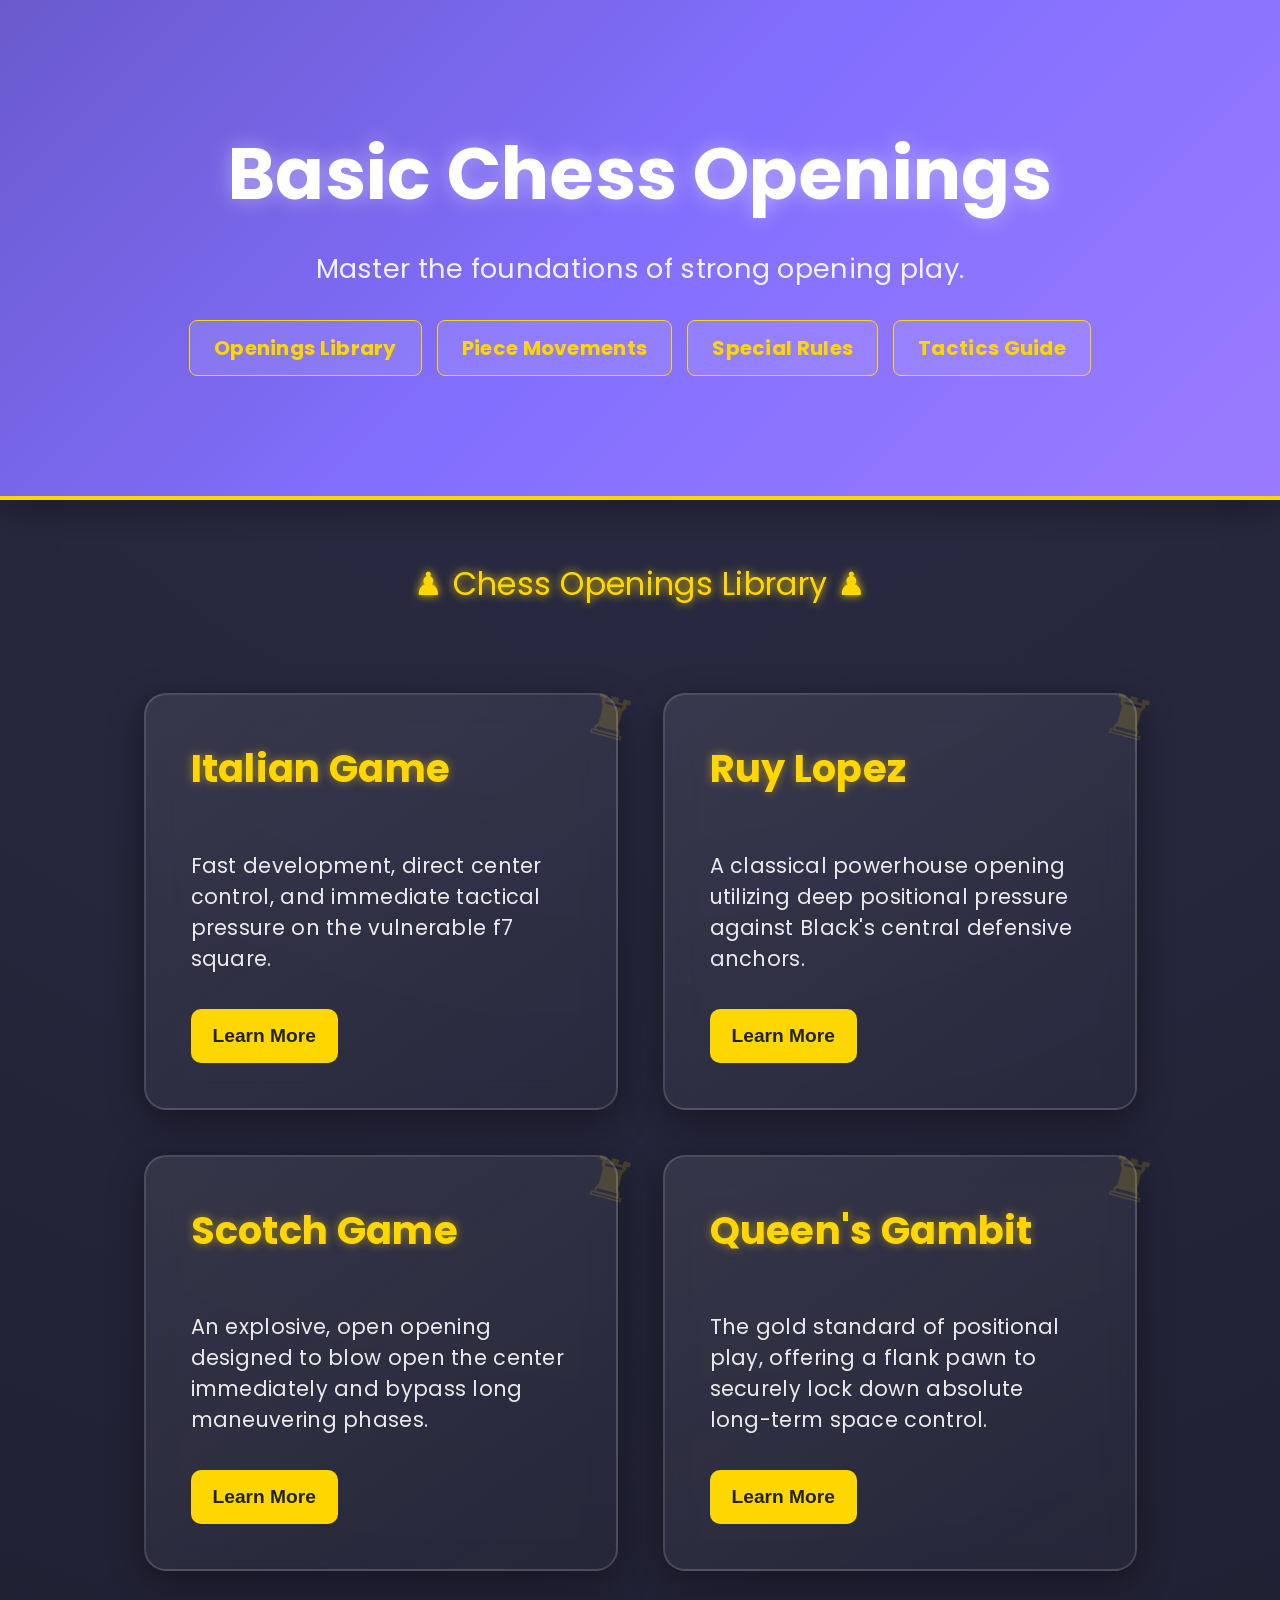
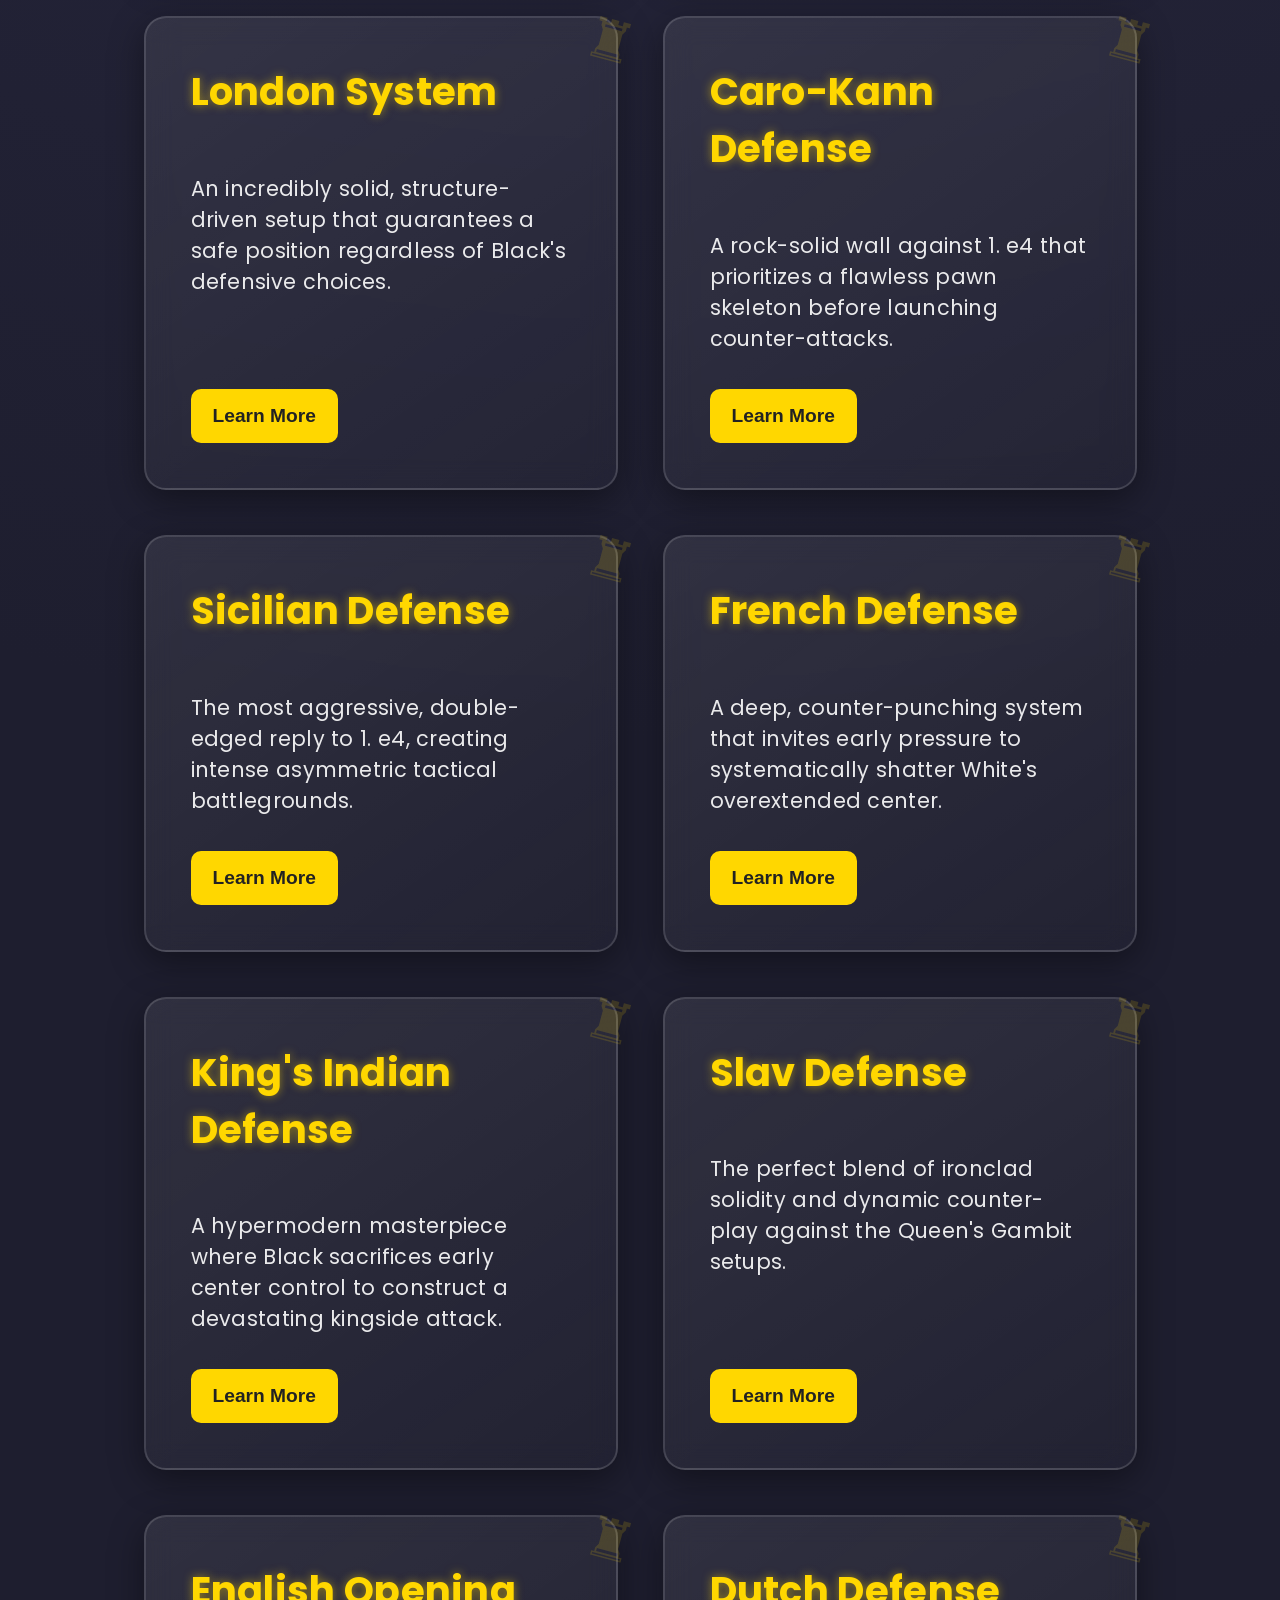
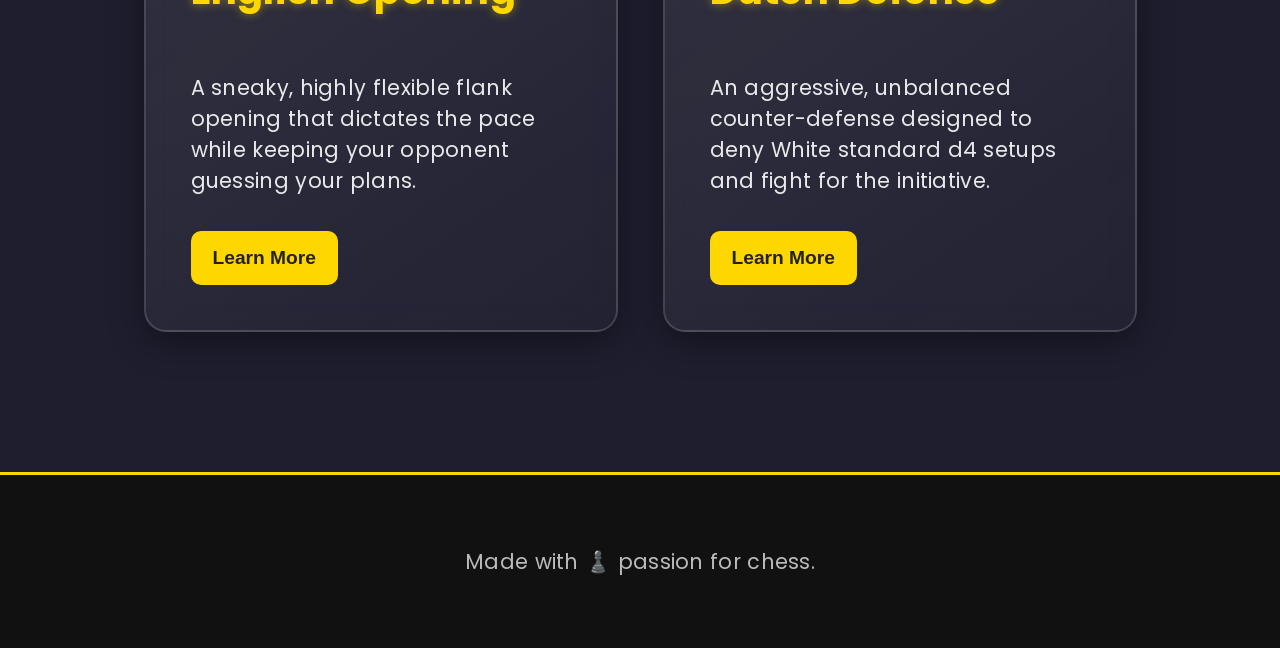
<file: index.html>
<!DOCTYPE html>
<html lang="en">
<head>
    <meta charset="UTF-8">
    <meta name="viewport" content="width=device-width, initial-scale=1.0">
    <title>Chess Openings Library</title>
    <link href="https://fonts.googleapis.com/css2?family=Poppins:wght@400;600;700&display=swap" rel="stylesheet">
    <link rel="stylesheet" href="style.css">
</head>
<body>

    <header>
    <h1>Basic Chess Openings</h1>
    <p>Master the foundations of strong opening play.</p>
    <br>
    <div style="display: flex; gap: 15px; justify-content: center;">
        <a href="index.html" class="nav-btn">Openings Library</a>
        <a href="pieces.html" class="nav-btn">Piece Movements</a>
        <a href="rules.html" class="nav-btn">Special Rules</a>
        <a href="tactics.html" class="nav-btn">Tactics Guide</a>
    </div>
    </header>

    <section class="openings">

        <div class="opening-card">
            <h2>Italian Game</h2>
            <p class="short">Fast development, direct center control, and immediate tactical pressure on the vulnerable f7 square.</p>
            <button onclick="toggleInfo('italian')">Learn More</button>
            <div id="italian" class="more-info">
                <p><strong>Theory:</strong> 1. e4 e5 2. Nf3 Nc6 3. Bc4</p>
                <p><strong>Strategic Focus:</strong> White fights for the center while aiming the light-squared bishop directly at Black's weakest spot before castling.</p>
                <p><strong>Middlegame Plans:</strong> Prepare the c3 and d4 pawn push to dominate the center, or launch sharp tactical lines like the Fried Liver Attack if Black slips up.</p>
                <p><strong>Pro Tip:</strong> Keep an eye on the e5 pawn; undermining Black's central anchor is often the key to cracking their defense open.</p>
            </div>
        </div>

        <div class="opening-card">
            <h2>Ruy Lopez</h2>
            <p class="short">A classical powerhouse opening utilizing deep positional pressure against Black's central defensive anchors.</p>
            <button onclick="toggleInfo('ruy')">Learn More</button>
            <div id="ruy" class="more-info">
                <p><strong>Theory:</strong> 1. e4 e5 2. Nf3 Nc6 3. Bb5</p>
                <p><strong>Strategic Focus:</strong> White immediately challenges the knight protecting the e5 square, creating long-term structural tension.</p>
                <p><strong>Middlegame Plans:</strong> Secure the queenside space, maneuver the text-book king's knight from b1-d2-f1-g3, and eventually strike with d4.</p>
                <p><strong>Pro Tip:</strong> Do not rush to capture the c6 knight; the *threat* of the capture is often far more powerful than the capture itself.</p>
            </div>
        </div>

        <div class="opening-card">
            <h2>Scotch Game</h2>
            <p class="short">An explosive, open opening designed to blow open the center immediately and bypass long maneuvering phases.</p>
            <button onclick="toggleInfo('scotch')">Learn More</button>
            <div id="scotch" class="more-info">
                <p><strong>Theory:</strong> 1. e4 e5 2. Nf3 Nc6 3. d4</p>
                <p><strong>Strategic Focus:</strong> Forces immediate tactical calculations by liquidating the central e-pawns on move three, opening lines for pieces.</p>
                <p><strong>Middlegame Plans:</strong> Utilize the open board for rapid development, target Black's uncastled king, and claim a space advantage on the d-file.</p>
                <p><strong>Pro Tip:</strong> This opening often leads to heavy tactical calculation. Double-check your piece exchanges, as lines can open up in a single move.</p>
            </div>
        </div>

        <div class="opening-card">
            <h2>Queen's Gambit</h2>
            <p class="short">The gold standard of positional play, offering a flank pawn to securely lock down absolute long-term space control.</p>
            <button onclick="toggleInfo('qg')">Learn More</button>
            <div id="qg" class="more-info">
                <p><strong>Theory:</strong> 1. d4 d5 2. c4</p>
                <p><strong>Strategic Focus:</strong> White temporarily sacrifices a side pawn to lure Black’s d5 pawn away, aiming to take undisputed control of the e4 square.</p>
                <p><strong>Middlegame Plans:</strong> Develop harmoniously behind your central pawns, expand on the queenside, and launch a minority pawn attack to weaken Black's structure.</p>
                <p><strong>Pro Tip:</strong> If Black accepts the gambit, do not panic trying to grab the pawn back right away. Their structure will crumble if they try too hard to protect it.</p>
            </div>
        </div>

        <div class="opening-card">
            <h2>London System</h2>
            <p class="short">An incredibly solid, structure-driven setup that guarantees a safe position regardless of Black's defensive choices.</p>
            <button onclick="toggleInfo('london')">Learn More</button>
            <div id="london" class="more-info">
                <p><strong>Theory:</strong> 1. d4 followed by Nf3, Bf4, e3, c3, and h3</p>
                <p><strong>Strategic Focus:</strong> White constructs an impenetrable "pawn pyramid" centered on d4, securing the dark-squared bishop outside the pawn chain.</p>
                <p><strong>Middlegame Plans:</strong> Anchor a powerhouse knight on the e5 outpost, swing the queen over to the kingside, and gear up for a direct attack on Black's castle.</p>
                <p><strong>Pro Tip:</strong> Play the preemptive h3 move early on to give your key dark-squared bishop a safe retreat square on h2 if it gets hunted by Black's pieces.</p>
            </div>
        </div>

        <div class="opening-card">
            <h2>Caro-Kann Defense</h2>
            <p class="short">A rock-solid wall against 1. e4 that prioritizes a flawless pawn skeleton before launching counter-attacks.</p>
            <button onclick="toggleInfo('caro')">Learn More</button>
            <div id="caro" class="more-info">
                <p><strong>Theory:</strong> 1. e4 c6 2. d4 d5</p>
                <p><strong>Strategic Focus:</strong> Black supports the central d5 strike using a c-pawn, keeping the light-squared bishop completely free to develop safely.</p>
                <p><strong>Middlegame Plans:</strong> Trade off White's active pieces, lock down an endgame advantage, and chip away at White's central space with a well-timed c5 break.</p>
                <p><strong>Pro Tip:</strong> This opening requires patience. Guard your structural integrity and wait for White to overextend their pawns trying to attack you.</p>
            </div>
        </div>

        <div class="opening-card">
            <h2>Sicilian Defense</h2>
            <p class="short">The most aggressive, double-edged reply to 1. e4, creating intense asymmetric tactical battlegrounds.</p>
            <button onclick="toggleInfo('sicilian')">Learn More</button>
            <div id="sicilian" class="more-info">
                <p><strong>Theory:</strong> 1. e4 c5</p>
                <p><strong>Strategic Focus:</strong> Black fights for the center from the flank, trading a side pawn for White's center d-pawn to gain open files for the rooks.</p>
                <p><strong>Middlegame Plans:</strong> Launch a rapid pawn storm down the semi-open c-file, utilize queenside space, and strike back fiercely in the center with d5.</p>
                <p><strong>Pro Tip:</strong> This opening demands razor-sharp precision. One slow or passive move can instantly turn a strategic game into a mating attack for your opponent.</p>
            </div>
        </div>

        <div class="opening-card">
            <h2>French Defense</h2>
            <p class="short">A deep, counter-punching system that invites early pressure to systematically shatter White's overextended center.</p>
            <button onclick="toggleInfo('french')">Learn More</button>
            <div id="french" class="more-info">
                <p><strong>Theory:</strong> 1. e4 e6 2. d4 d5</p>
                <p><strong>Strategic Focus:</strong> Black builds a sturdy defensive diagonal, accepting a temporarily restricted light-squared bishop to gain an unshakeable central shield.</p>
                <p><strong>Middlegame Plans:</strong> Unleash immediate pawn counter-strikes on the c5 and f6 squares to relentlessly attack the foundation of White's d4-e5 pawn chain.</p>
                <p><strong>Pro Tip:</strong> Your light-squared bishop on c8 is your problem child. Focus on finding a way to activate it via b6 or by liquidating the center pawns later on.</p>
            </div>
        </div>

        <div class="opening-card">
            <h2>King's Indian Defense</h2>
            <p class="short">A hypermodern masterpiece where Black sacrifices early center control to construct a devastating kingside attack.</p>
            <button onclick="toggleInfo('kid')">Learn More</button>
            <div id="kid" class="more-info">
                <p><strong>Theory:</strong> 1. d4 Nf6 2. c4 g6 3. Nc3 Bg7 4. e4 d6</p>
                <p><strong>Strategic Focus:</strong> Black allows White to claim massive space in the center, choosing to fianchetto the dark-squared bishop to strike back from afar.</p>
                <p><strong>Middlegame Plans:</strong> Lock the center with e5, then roll your pawns down the kingside with f5, g5, and f4 to hunt down White's castled king.</p>
                <p><strong>Pro Tip:</strong> Be prepared to defend against White's heavy queenside pawn storm while you race them to see who delivers checkmate first.</p>
            </div>
        </div>

        <div class="opening-card">
            <h2>Slav Defense</h2>
            <p class="short">The perfect blend of ironclad solidity and dynamic counter-play against the Queen's Gambit setups.</p>
            <button onclick="toggleInfo('slav')">Learn More</button>
            <div id="slav" class="more-info">
                <p><strong>Theory:</strong> 1. d4 d5 2. c4 c6</p>
                <p><strong>Strategic Focus:</strong> Black protects the d5 center point using the c6 pawn, ensuring the structural safety of the queenside remains completely intact.</p>
                <p><strong>Middlegame Plans:</strong> Safely bring your light-squared bishop into play, control the critical e4 square, and look for tactical counter-breaks using c5 or e5.</p>
                <p><strong>Pro Tip:</strong> Unlike the Orthodox Queen's Gambit lines, the Slav keeps your avenues open, meaning you rarely run into issues with trapped or choked pieces.</p>
            </div>
        </div>

        <div class="opening-card">
            <h2>English Opening</h2>
            <p class="short">A sneaky, highly flexible flank opening that dictates the pace while keeping your opponent guessing your plans.</p>
            <button onclick="toggleInfo('english')">Learn More</button>
            <div id="english" class="more-info">
                <p><strong>Theory:</strong> 1. c4</p>
                <p><strong>Strategic Focus:</strong> White claims stakes on the d5 square from the side, delaying committing their central d or e pawns to maintain strategic flexibility.</p>
                <p><strong>Middlegame Plans:</strong> Fianchetto the light-squared bishop to g2, apply pressure along the long diagonal, and claim a significant space advantage on the queenside.</p>
                <p><strong>Pro Tip:</strong> This opening is a transposition powerhouse. Learn how it can change into a Queen's Gambit or a reversed Sicilian structure to catch opponents off-guard.</p>
            </div>
        </div>

        <div class="opening-card">
            <h2>Dutch Defense</h2>
            <p class="short">An aggressive, unbalanced counter-defense designed to deny White standard d4 setups and fight for the initiative.</p>
            <button onclick="toggleInfo('dutch')">Learn More</button>
            <div id="dutch" class="more-info">
                <p><strong>Theory:</strong> 1. d4 f5</p>
                <p><strong>Strategic Focus:</strong> Black uses a flank pawn to stake claims over the critical e4 square, intentionally creating asymmetrical king positions from move one.</p>
                <p><strong>Middlegame Plans:</strong> Construct a Stonewall fortress or use a Leningrad layout to coordinate your pieces into a direct assault against White's kingside.</p>
                <p><strong>Pro Tip:</strong> Advancing your f-pawn leaves your king's defensive lines slightly open. Always double-check your safety against quick diagonal attacks.</p>
            </div>
        </div>

    </section>

    <footer>
        <p>Made with ♟️ passion for chess.</p>
    </footer>

    <script src="script.js"></script>
</body>
</html>
</file>
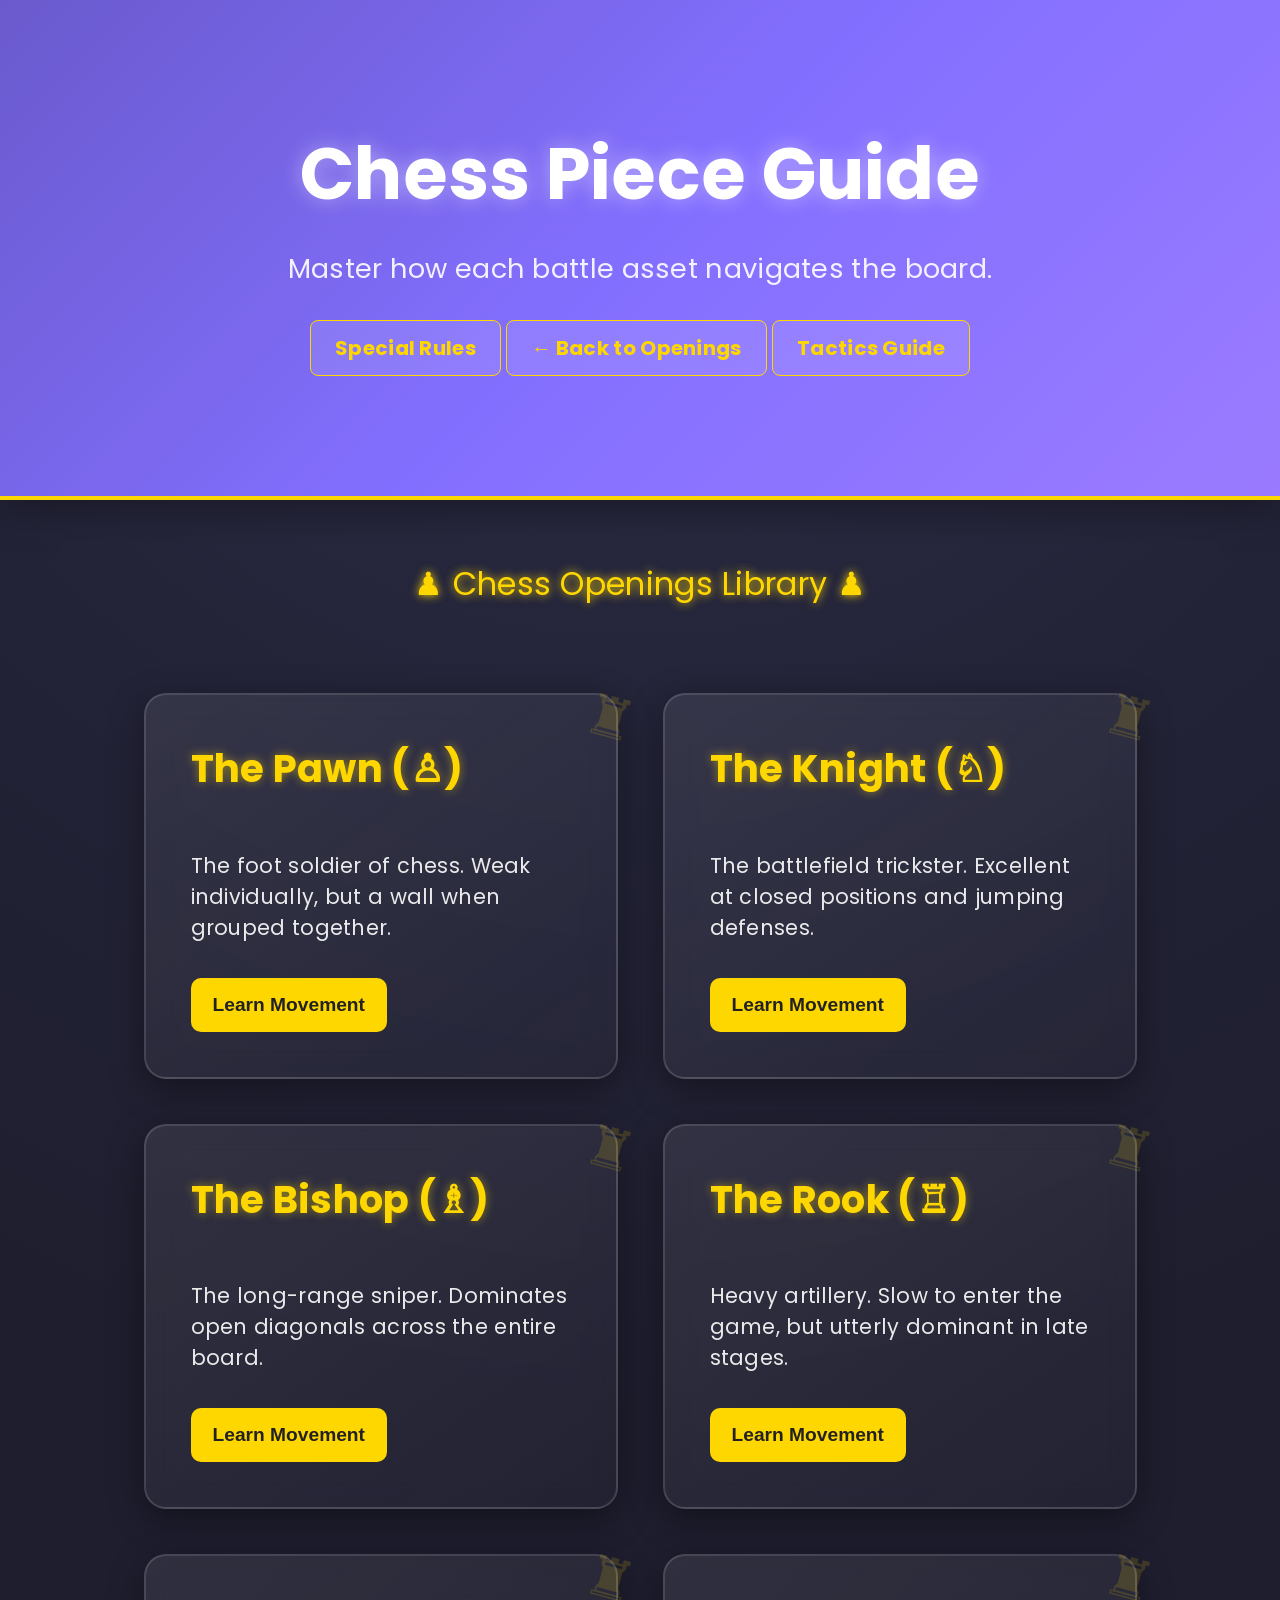
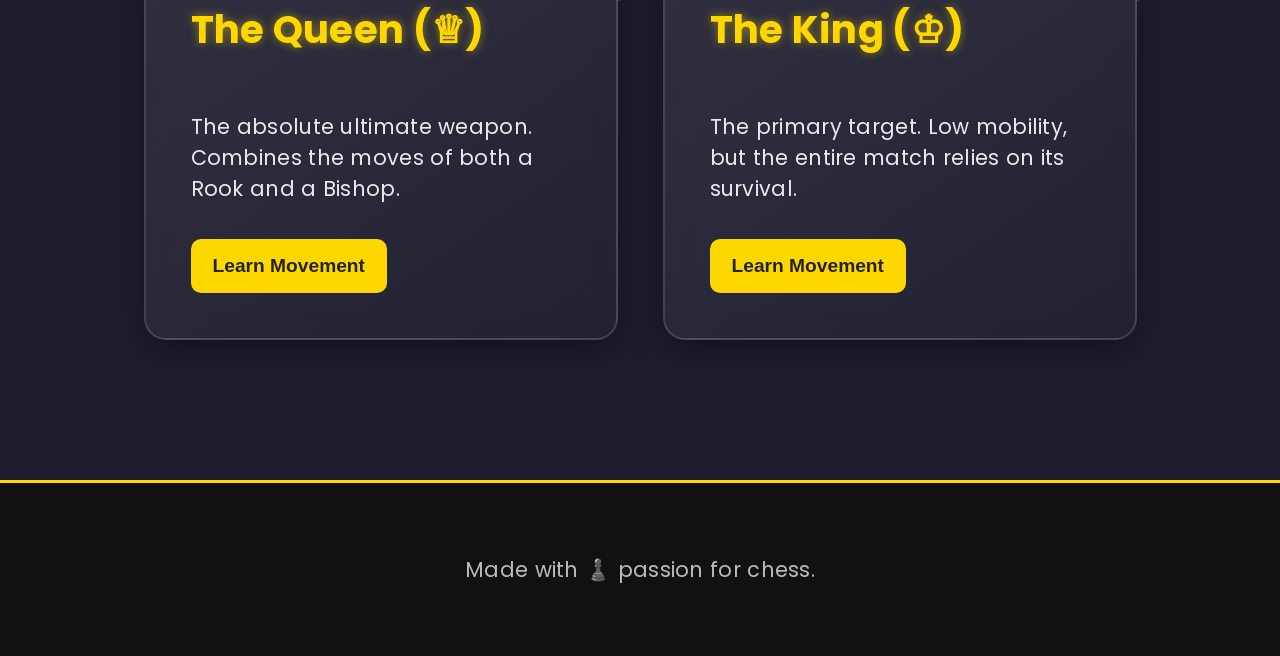
<file: pieces.html>
<!DOCTYPE html>
<html lang="en">
<head>
    <meta charset="UTF-8">
    <meta name="viewport" content="width=device-width, initial-scale=1.0">
    <title>Chess Piece Movements</title>
    <link href="https://fonts.googleapis.com/css2?family=Poppins:wght@400;600;700&display=swap" rel="stylesheet">
    <link rel="stylesheet" href="style.css">
</head>
<body>

    <header>
        <h1>Chess Piece Guide</h1>
        <p>Master how each battle asset navigates the board.</p>
        <br>
        <a href="rules.html" class="nav-btn">Special Rules</a>
        <a href="index.html" class="nav-btn">← Back to Openings</a>
        <a href="tactics.html" class="nav-btn">Tactics Guide</a>
    </header>

    <section class="openings">

        <div class="opening-card">
            <h2>The Pawn (♙)</h2>
            <p class="short">The foot soldier of chess. Weak individually, but a wall when grouped together.</p>
            <button onclick="toggleInfo('pawn')">Learn Movement</button>
            <div id="pawn" class="more-info">
                <p><strong>Movement:</strong> Moves straight forward 1 square at a time. On its very first move, it can optionally leap forward 2 squares.</p>
                <p><strong>Capturing:</strong> Captures diagonally forward exactly 1 square.</p>
                <p><strong>Special Rule:</strong> Can promote into a Queen, Rook, Bishop, or Knight if it reaches the opposite side of the board. Also handles the complex <em>En Passant</em> rule.</p>
            </div>
        </div>

        <div class="opening-card">
            <h2>The Knight (♘)</h2>
            <p class="short">The battlefield trickster. Excellent at closed positions and jumping defenses.</p>
            <button onclick="toggleInfo('knight')">Learn Movement</button>
            <div id="knight" class="more-info">
                <p><strong>Movement:</strong> Moves in an "L-shape": 2 squares in one direction and then 1 square at a orthogonal angle.</p>
                <p><strong>Special Trait:</strong> The only piece on the board that can physically jump over other pieces.</p>
                <p><strong>Pro Tip:</strong> Knights are devastating when placed on "outposts"—squares deep in enemy territory where pawns cannot chase them away.</p>
            </div>
        </div>

        <div class="opening-card">
            <h2>The Bishop (♗)</h2>
            <p class="short">The long-range sniper. Dominates open diagonals across the entire board.</p>
            <button onclick="toggleInfo('bishop')">Learn Movement</button>
            <div id="bishop" class="more-info">
                <p><strong>Movement:</strong> Moves any number of vacant squares diagonally.</p>
                <p><strong>Limitation:</strong> Can never leave the color grid it starts on (you have one light-squared bishop and one dark-squared bishop).</p>
                <p><strong>Pro Tip:</strong> Clearing away pawns to create open pathways makes bishops incredibly terrifying long-range attackers.</p>
            </div>
        </div>

        <div class="opening-card">
            <h2>The Rook (♖)</h2>
            <p class="short">Heavy artillery. Slow to enter the game, but utterly dominant in late stages.</p>
            <button onclick="toggleInfo('rook')">Learn Movement</button>
            <div id="rook" class="more-info">
                <p><strong>Movement:</strong> Moves any number of vacant squares straight horizontally or vertically.</p>
                <p><strong>Middlegame Plans:</strong> Control open columns (files) and target the 7th rank to trap the enemy king.</p>
                <p><strong>Special Rule:</strong> Can coordinate with the King to perform the defensive <em>Castling</em> maneuver.</p>
            </div>
        </div>

        <div class="opening-card">
            <h2>The Queen (♕)</h2>
            <p class="short">The absolute ultimate weapon. Combines the moves of both a Rook and a Bishop.</p>
            <button onclick="toggleInfo('queen')">Learn Movement</button>
            <div id="queen" class="more-info">
                <p><strong>Movement:</strong> Moves any number of vacant squares straight or diagonally in any direction.</p>
                <p><strong>Value:</strong> Worth roughly 9 pawns, making it the highest-value fighting asset on the field.</p>
                <p><strong>Pro Tip:</strong> Avoid bringing your Queen out too early in the opening, or your opponent will chase her around and gain free development time.</p>
            </div>
        </div>

        <div class="opening-card">
            <h2>The King (♔)</h2>
            <p class="short">The primary target. Low mobility, but the entire match relies on its survival.</p>
            <button onclick="toggleInfo('king')">Learn Movement</button>
            <div id="king" class="more-info">
                <p><strong>Movement:</strong> Moves exactly 1 square in any direction (straight or diagonal).</p>
                <p><strong>Ultimate Rule:</strong> Can never move onto a square attacked by an enemy piece (into check). If trapped with no escape, it is Checkmate, and the game ends.</p>
            </div>
        </div>

    </section>

    <footer>
        <p>Made with ♟️ passion for chess.</p>
    </footer>

    <script src="script.js"></script>
</body>
</html>
</file>
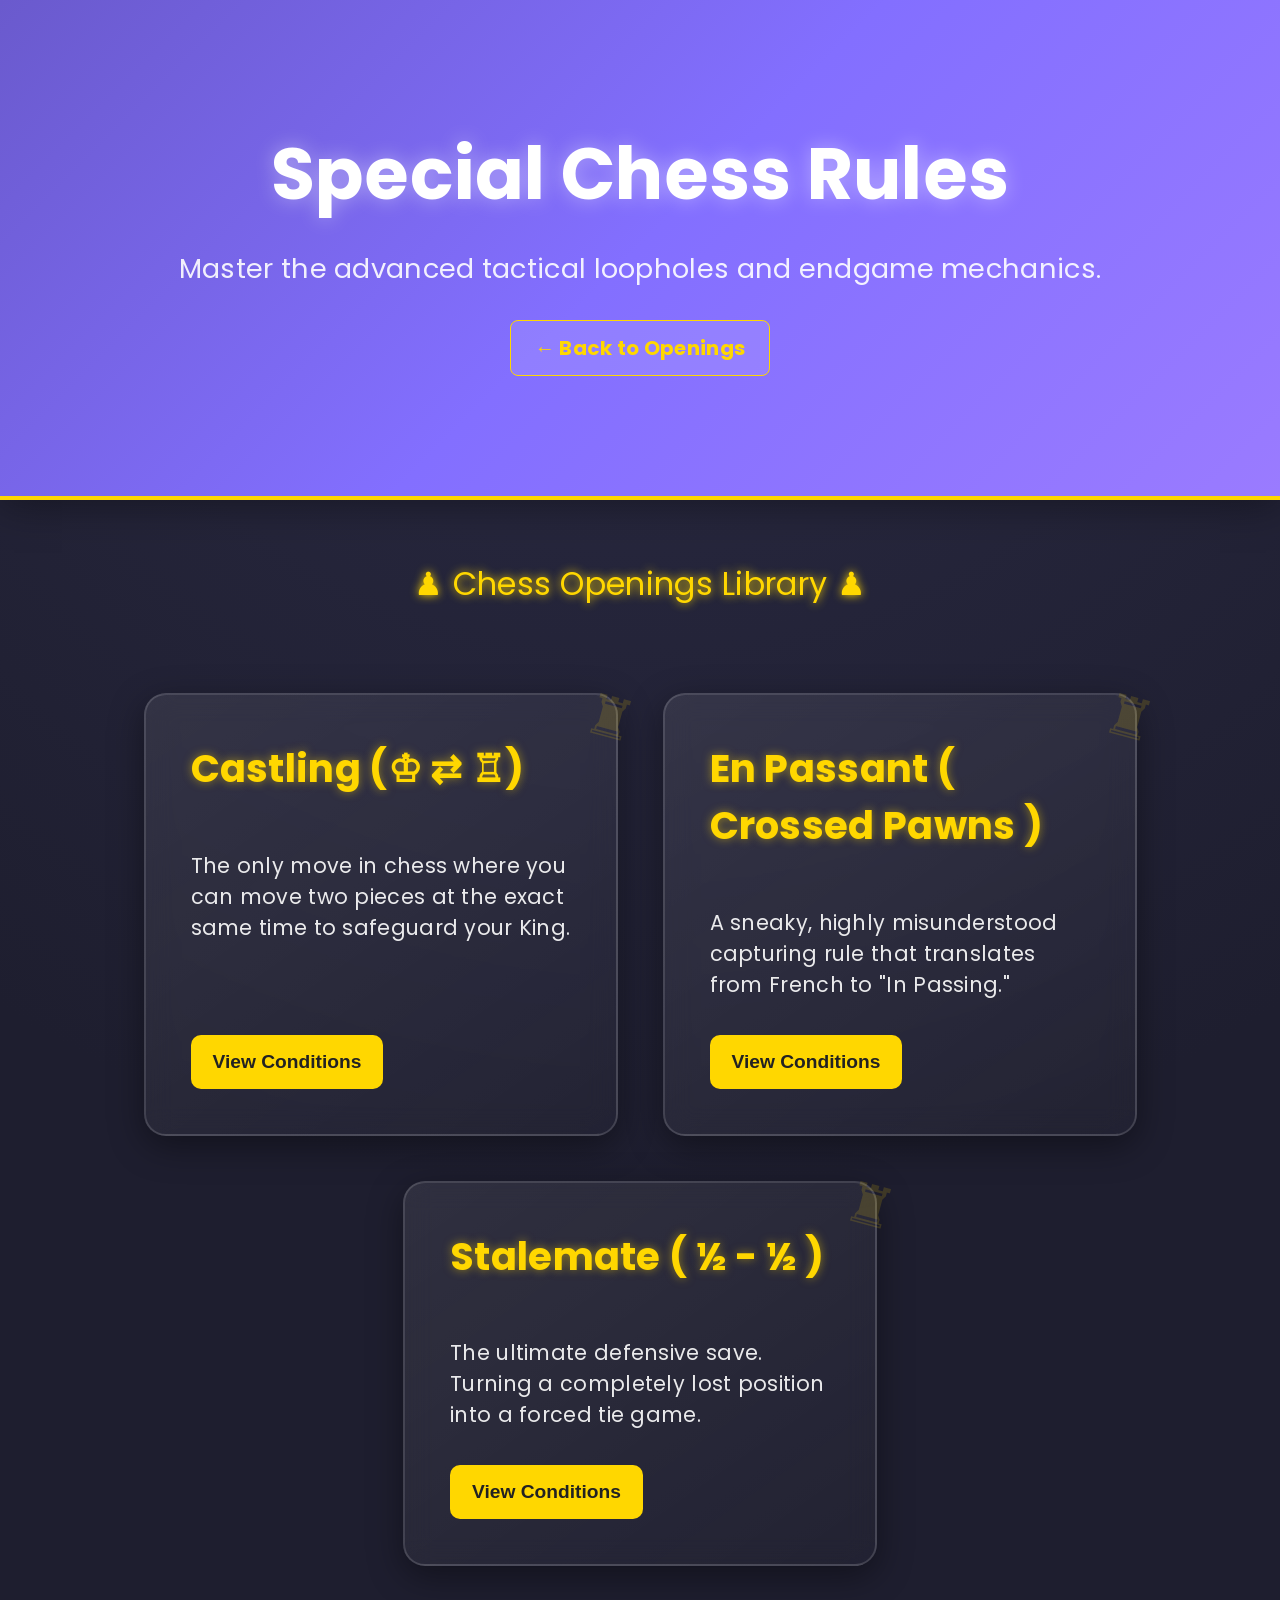
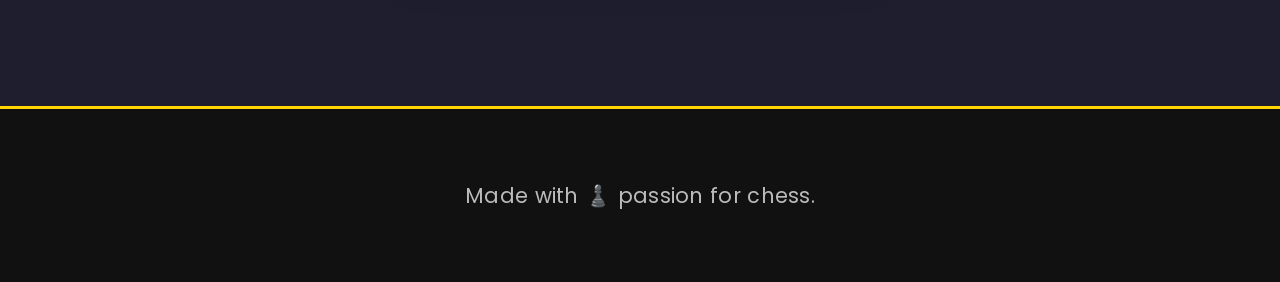
<file: rules.html>
<!DOCTYPE html>
<html lang="en">
<head>
    <meta charset="UTF-8">
    <meta name="viewport" content="width=device-width, initial-scale=1.0">
    <title>Special Chess Rules</title>
    <link href="https://fonts.googleapis.com/css2?family=Poppins:wght@400;600;700&display=swap" rel="stylesheet">
    <link rel="stylesheet" href="style.css">
</head>
<body>

    <header>
        <h1>Special Chess Rules</h1>
        <p>Master the advanced tactical loopholes and endgame mechanics.</p>
        <br>
        <a href="index.html" class="nav-btn">← Back to Openings</a>
    </header>

    <section class="openings">

        <div class="opening-card">
            <h2>Castling (♔ ⇄ ♖)</h2>
            <p class="short">The only move in chess where you can move two pieces at the exact same time to safeguard your King.</p>
            <button onclick="toggleInfo('castling')">View Conditions</button>
            <div id="castling" class="more-info">
                <p><strong>The Move:</strong> The King moves two squares toward a Rook, and that Rook hops over the King to land right next to it.</p>
                <p><strong>Strict Requirements:</strong> 
                    <br>1. It must be the King's first move and the Rook's first move.
                    <br>2. All squares between them must be completely empty.
                    <br>3. The King cannot currently be in check, and it cannot pass through or land on any square attacked by an enemy piece.
                </p>
            </div>
        </div>

        <div class="opening-card">
            <h2>En Passant ( Crossed Pawns )</h2>
            <p class="short">A sneaky, highly misunderstood capturing rule that translates from French to "In Passing."</p>
            <button onclick="toggleInfo('enpassant')">View Conditions</button>
            <div id="enpassant" class="more-info">
                <p><strong>The Move:</strong> If an enemy pawn leaps two squares forward from its starting position and lands directly adjacent to your pawn, you can capture it diagonally behind it as if it had only moved one square.</p>
                <p><strong>The Catch:</strong> You must execute this capture immediately on your very next turn. If you make any other move, the right to capture <em>En Passant</em> is permanently lost for that pawn.</p>
            </div>
        </div>

        <div class="opening-card">
            <h2>Stalemate ( ½ - ½ )</h2>
            <p class="short">The ultimate defensive save. Turning a completely lost position into a forced tie game.</p>
            <button onclick="toggleInfo('stalemate')">View Conditions</button>
            <div id="stalemate" class="more-info">
                <p><strong>The Scenario:</strong> It is a player's turn to move, their King is **not** currently in check, but they have absolutely zero legal moves left anywhere on the board.</p>
                <p><strong>The Result:</strong> The game instantly freezes and ends in a draw. No matter how many extra pieces your opponent has, the score is split evenly.</p>
            </div>
        </div>

    </section>

    <footer>
        <p>Made with ♟️ passion for chess.</p>
    </footer>

    <script src="script.js"></script>
</body>
</html>
</file>
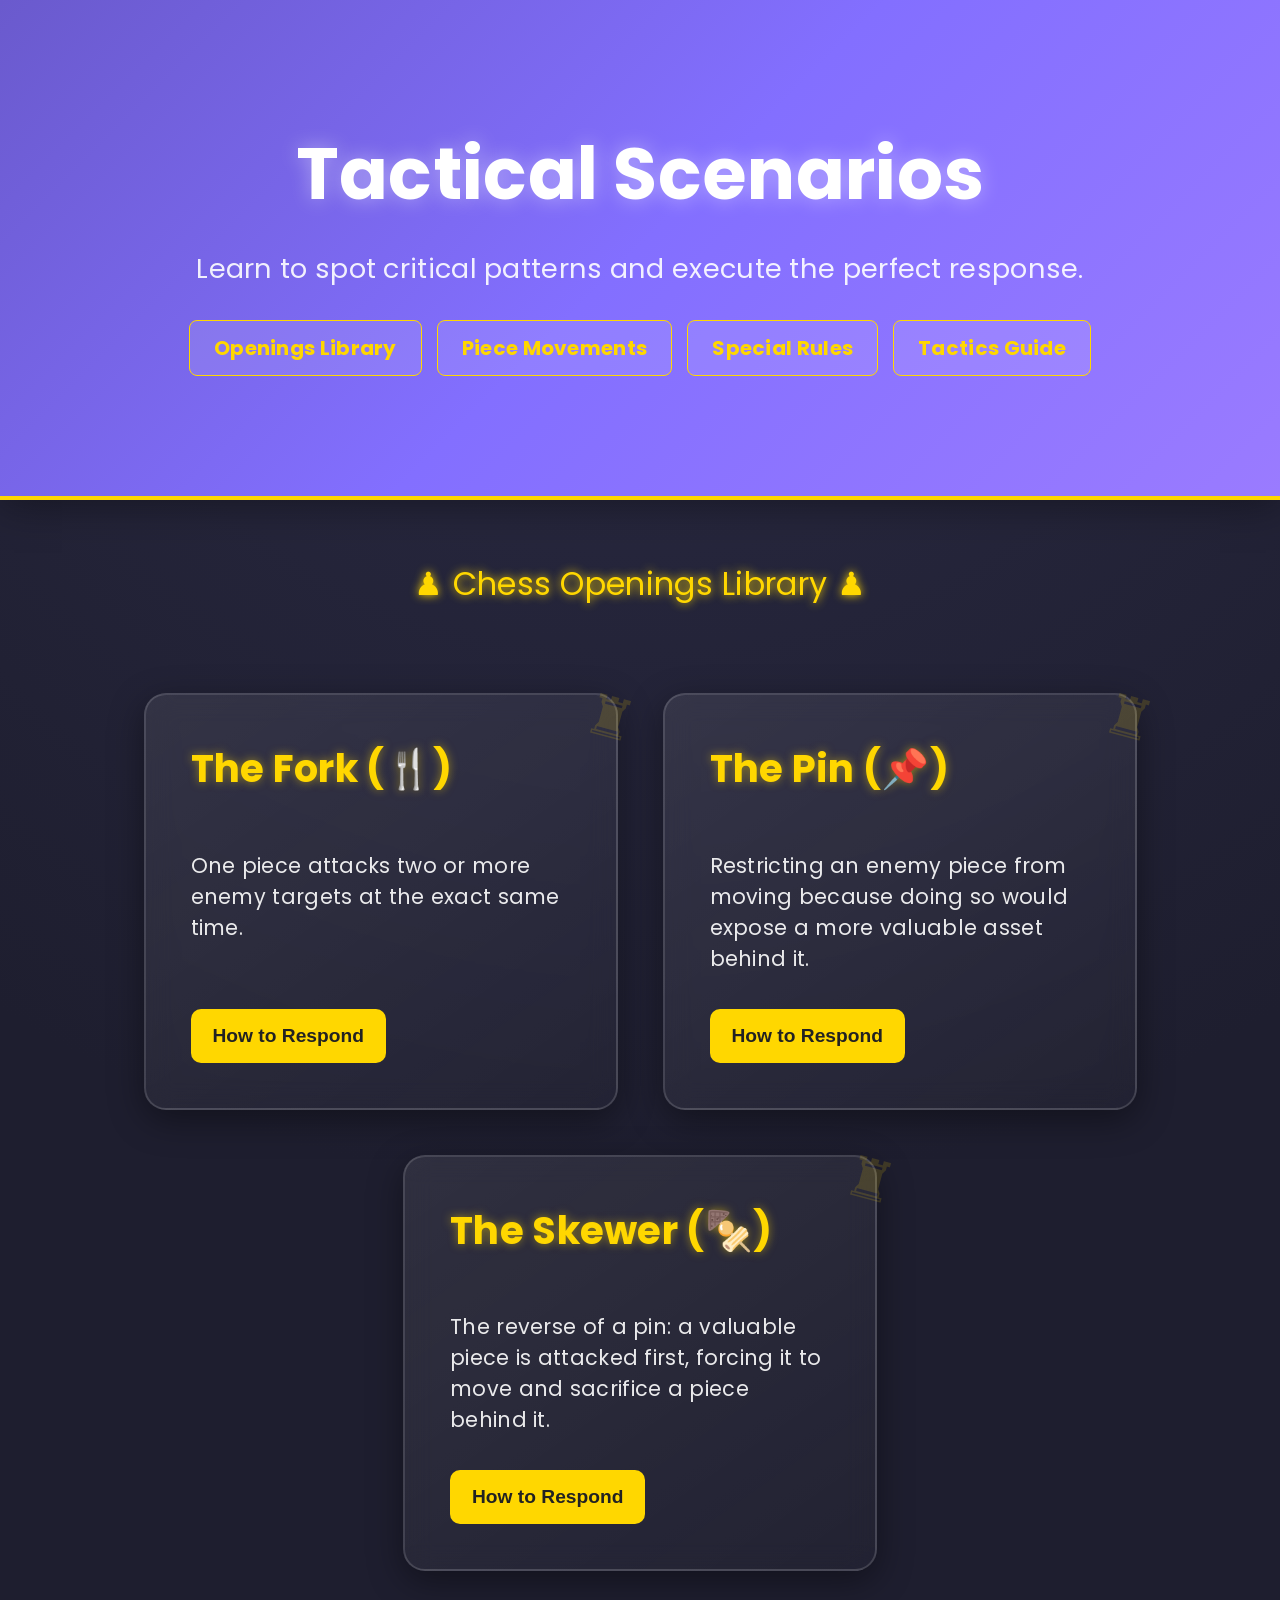
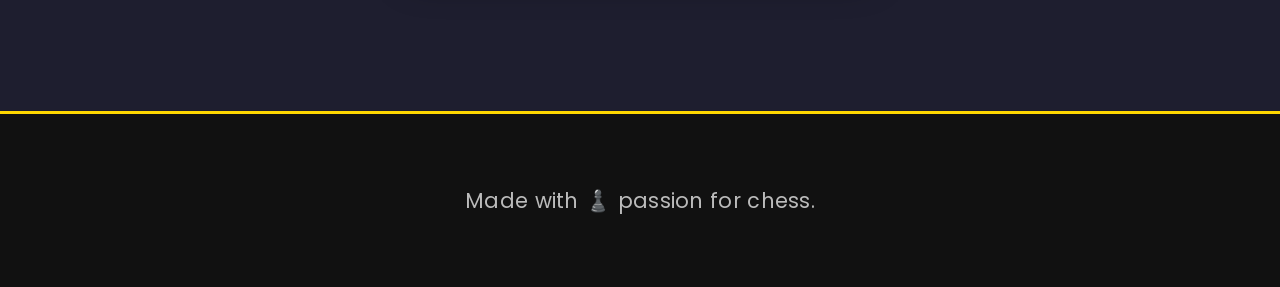
<file: tactics.html>
<!DOCTYPE html>
<html lang="en">
<head>
    <meta charset="UTF-8">
    <meta name="viewport" content="width=device-width, initial-scale=1.0">
    <title>Chess Tactics & Scenarios</title>
    <link href="https://fonts.googleapis.com/css2?family=Poppins:wght@400;600;700&display=swap" rel="stylesheet">
    <link rel="stylesheet" href="style.css">
</head>
<body>

    <header>
        <h1>Tactical Scenarios</h1>
        <p>Learn to spot critical patterns and execute the perfect response.</p>
        <br>
        <div style="display: flex; gap: 15px; justify-content: center; flex-wrap: wrap;">
            <a href="index.html" class="nav-btn">Openings Library</a>
            <a href="pieces.html" class="nav-btn">Piece Movements</a>
            <a href="rules.html" class="nav-btn">Special Rules</a>
            <a href="tactics.html" class="nav-btn">Tactics Guide</a>
        </div>
    </header>

    <section class="openings">

        <div class="opening-card">
            <h2>The Fork (🍴)</h2>
            <p class="short">One piece attacks two or more enemy targets at the exact same time.</p>
            <button onclick="toggleInfo('fork')">How to Respond</button>
            <div id="fork" class="more-info">
                <p><strong>The Scenario:</strong> Knights and Pawns are the kings of forks. A knight might land on a square where it simultaneously threatens both your King and your Queen.</p>
                <p><strong>How to Respond:</strong> 
                    <br>1. <strong>If your King is in check:</strong> You *must* move the King, meaning you will likely lose the other piece. 
                    <br>2. <strong>Prevention:</strong> Always look one move ahead before moving your pieces to squares where a knight can easily hop in and fork them.
                </p>
            </div>
        </div>

        <div class="opening-card">
            <h2>The Pin (📌)</h2>
            <p class="short">Restricting an enemy piece from moving because doing so would expose a more valuable asset behind it.</p>
            <button onclick="toggleInfo('pin')">How to Respond</button>
            <div id="pin" class="more-info">
                <p><strong>The Scenario:</strong> An enemy Bishop attacks your Knight, and directly behind your Knight sits your precious Queen. If your Knight moves, your Queen dies.</p>
                <p><strong>How to Respond:</strong> 
                    <br>1. <strong>Break the Pin:</strong> Place a lower-value piece (like a Bishop) between your pinned piece and the valuable asset behind it.
                    <br>2. <strong>Attack the Attacker:</strong> Move a pawn up to kick the enemy pinning piece away before they can put more pressure on you.
                </p>
            </div>
        </div>

        <div class="opening-card">
            <h2>The Skewer (🍢)</h2>
            <p class="short">The reverse of a pin: a valuable piece is attacked first, forcing it to move and sacrifice a piece behind it.</p>
            <button onclick="toggleInfo('skewer')">How to Respond</button>
            <div id="skewer" class="more-info">
                <p><strong>The Scenario:</strong> An enemy Rook puts your King in check, but right behind your King on the same line sits your unprotected Rook.</p>
                <p><strong>How to Respond:</strong> 
                    <br>1. <strong>Get Out of Way with a Threat:</strong> If the valuable front piece can move away *while delivering a check or threatening something equal*, you can disrupt the trap.
                    <br>2. <strong>Block the Line:</strong> Intercept the attack by sliding a less valuable piece directly into the firing line.
                </p>
            </div>
        </div>

    </section>

    <footer>
        <p>Made with ♟️ passion for chess.</p>
    </footer>

    <script src="script.js"></script>
</body>
</html>
</file>
<file: style.css>
/* GLOBAL -------------------------------------------------- */
body {
    font-family: 'Poppins', sans-serif;
    margin: 0;
    background: radial-gradient(circle at top, #2b2b45, #1e1e2f 60%);
    color: #fff;
    font-size: 20px;
    letter-spacing: 0.3px;
}

/* HERO -------------------------------------------------- */
header {
    text-align: center;
    padding: 120px 20px;
    background: linear-gradient(135deg, #6a5acd, #836fff, #9a7bff);
    color: white;
    box-shadow: 0 4px 40px rgba(0,0,0,0.4);
    border-bottom: 4px solid #ffd700;
}

header h1 {
    font-size: 4.5rem;
    margin-top: 0;
    margin-bottom: 20px;
    text-shadow: 0 0 20px rgba(255,255,255,0.4);
}

header p {
    font-size: 1.7rem;
    opacity: 0.9;
    margin: 0;
}

/* SECTION DIVIDER -------------------------------------- */
.openings::before {
    content: "♟ Chess Openings Library ♟";
    display: block;
    width: 100%;
    text-align: center;
    font-size: 2rem;
    margin-bottom: 40px;
    color: #ffd700;
    text-shadow: 0 0 10px #ffd700;
}

/* OPENING GRID ------------------------------------------ */
.openings {
    display: flex;
    flex-wrap: wrap;
    justify-content: center;
    padding: 60px 20px;
    gap: 45px;
}

/* CARDS -------------------------------------------------- */
.opening-card {
    background: linear-gradient(145deg, #ffffff15, #ffffff05);
    backdrop-filter: blur(14px);
    -webkit-backdrop-filter: blur(14px);
    padding: 45px;
    width: 380px;
    border-radius: 22px;
    box-shadow: 0 10px 35px rgba(0,0,0,0.4);
    border: 2px solid #ffffff25;
    transition: transform 0.3s ease, box-shadow 0.3s ease;
    position: relative;
    display: flex;
    flex-direction: column;
}

/* Chess icon on each card */
.opening-card::before {
    content: "♜";
    position: absolute;
    top: -20px;
    right: -20px;
    font-size: 3.5rem;
    color: #ffd700;
    opacity: 0.15;
    transform: rotate(15deg);
    pointer-events: none;
}

.opening-card:hover {
    transform: translateY(-12px) scale(1.03);
    box-shadow: 0 14px 45px rgba(0,0,0,0.55);
}

/* CARD HEADERS ------------------------------------------ */
.opening-card h2 {
    margin-top: 0;
    font-size: 2.4rem;
    color: #ffd700;
    text-shadow: 0 0 10px rgba(255,215,0,0.5);
}

/* SHORT DESCRIPTION -------------------------------------- */
.opening-card .short {
    font-size: 1.3rem;
    opacity: 0.9;
    margin-bottom: 15px;
    flex-grow: 1;
}

/* BUTTONS ------------------------------------------------ */
button {
    margin-top: 20px;
    padding: 16px 22px;
    background: #ffd700;
    color: #222;
    border: none;
    border-radius: 10px;
    cursor: pointer;
    font-weight: bold;
    font-size: 1.2rem;
    transition: background 0.3s ease, transform 0.2s ease, box-shadow 0.2s ease;
    align-self: flex-start;
}

button:hover {
    background: #ffea4d;
    transform: scale(1.08);
    box-shadow: 0 0 15px #ffd700;
}

/* MORE INFO --------------------------------------------- */
.more-info {
    display: none; /* Controlled cleanly by JS class toggle */
    margin-top: 20px;
    background: #ffffff20;
    padding: 20px;
    border-radius: 12px;
    font-size: 1.2rem;
    border-left: 4px solid #ffd700;
}

/* Class to show the layout dynamically */
.more-info.is-visible {
    display: block;
    animation: fadeIn 0.4s ease;
}

.more-info p {
    margin-bottom: 12px;
}

.more-info p:last-child {
    margin-bottom: 0;
}

/* ANIMATION --------------------------------------------- */
@keyframes fadeIn {
    from { opacity: 0; transform: translateY(10px); }
    to { opacity: 1; transform: translateY(0); }
}

/* FOOTER ------------------------------------------------- */
footer {
    text-align: center;
    padding: 50px;
    background: #111;
    color: #bbb;
    font-size: 1.3rem;
    margin-top: 80px;
    border-top: 3px solid #ffd700;
}

/* NAVIGATION BUTTON LINK */
.nav-btn {
    display: inline-block;
    padding: 12px 24px;
    background: rgba(255, 255, 255, 0.1);
    color: #ffd700;
    text-decoration: none;
    font-weight: bold;
    border-radius: 8px;
    border: 1px solid #ffd700;
    transition: background 0.3s, transform 0.2s;
}
.nav-btn:hover {
    background: #ffd700;
    color: #222;
    transform: translateY(-2px);
    box-shadow: 0 0 10px #ffd700;
}
</file>
